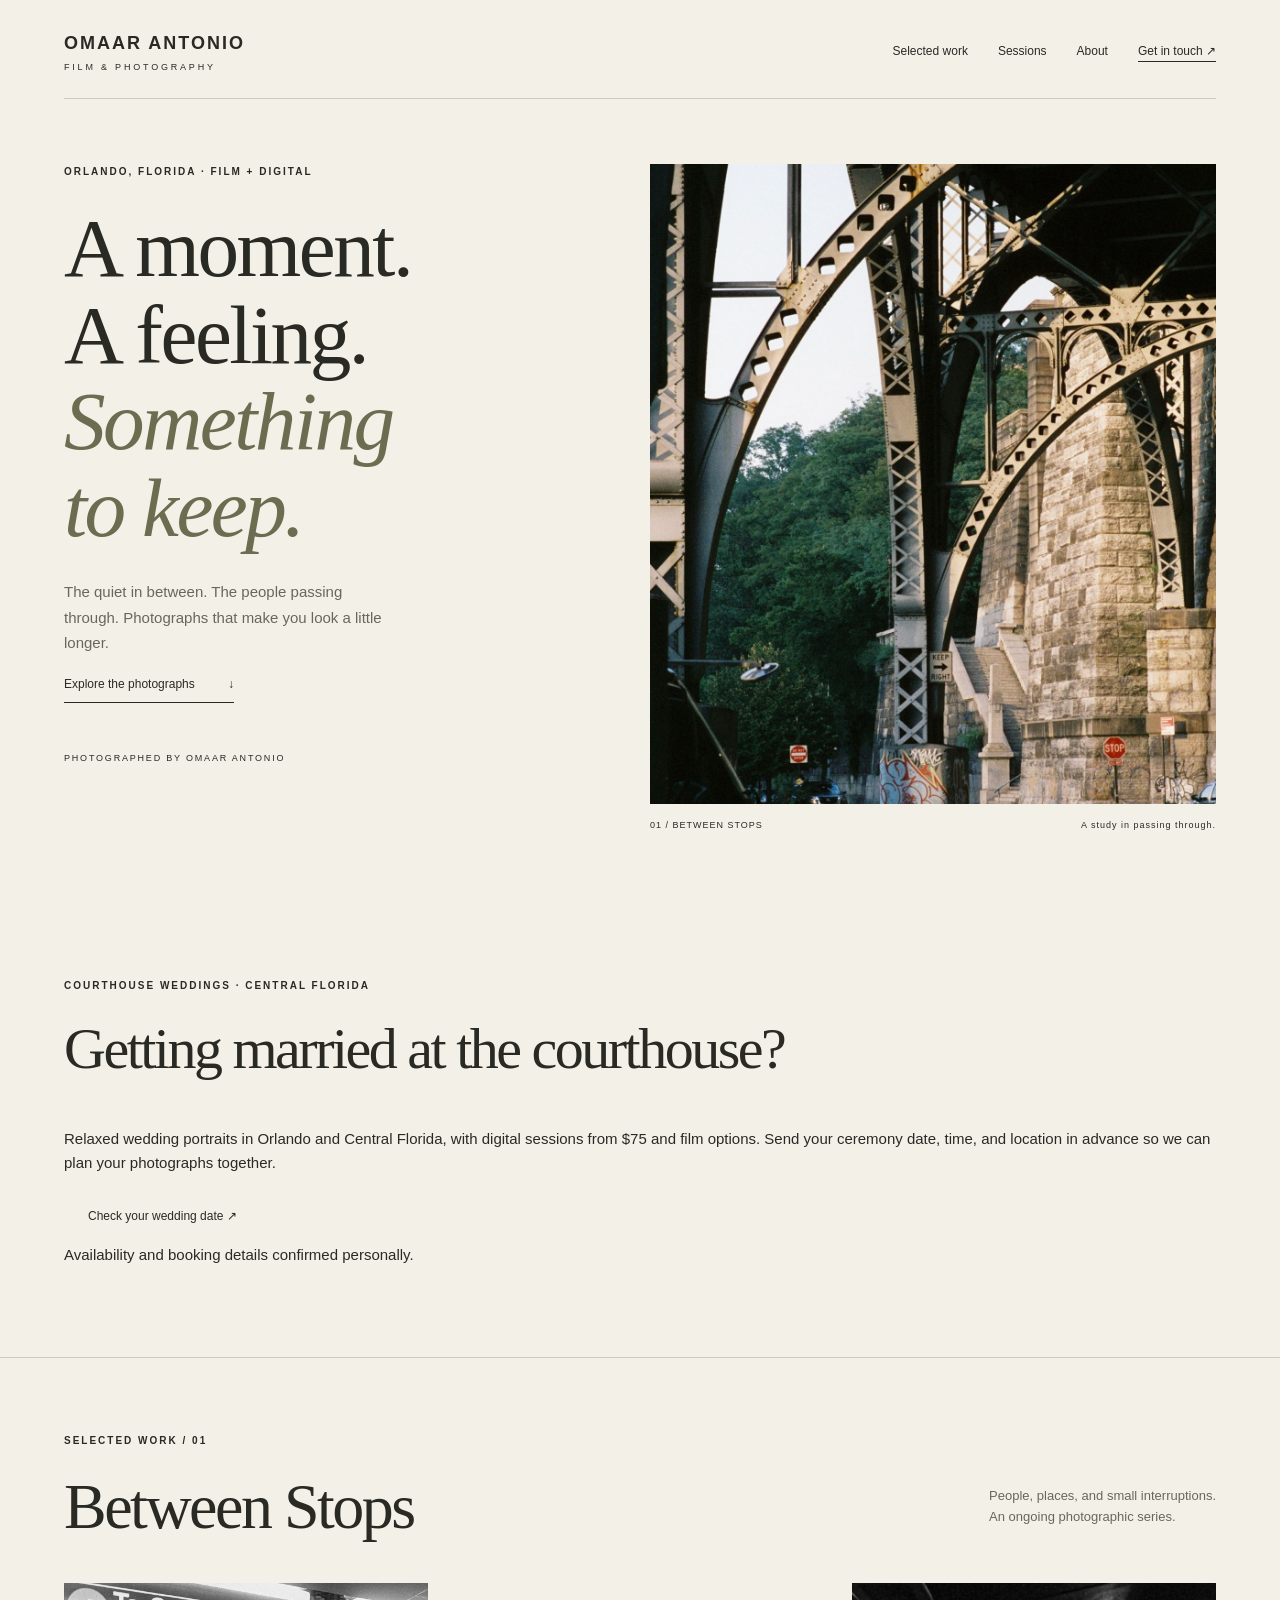
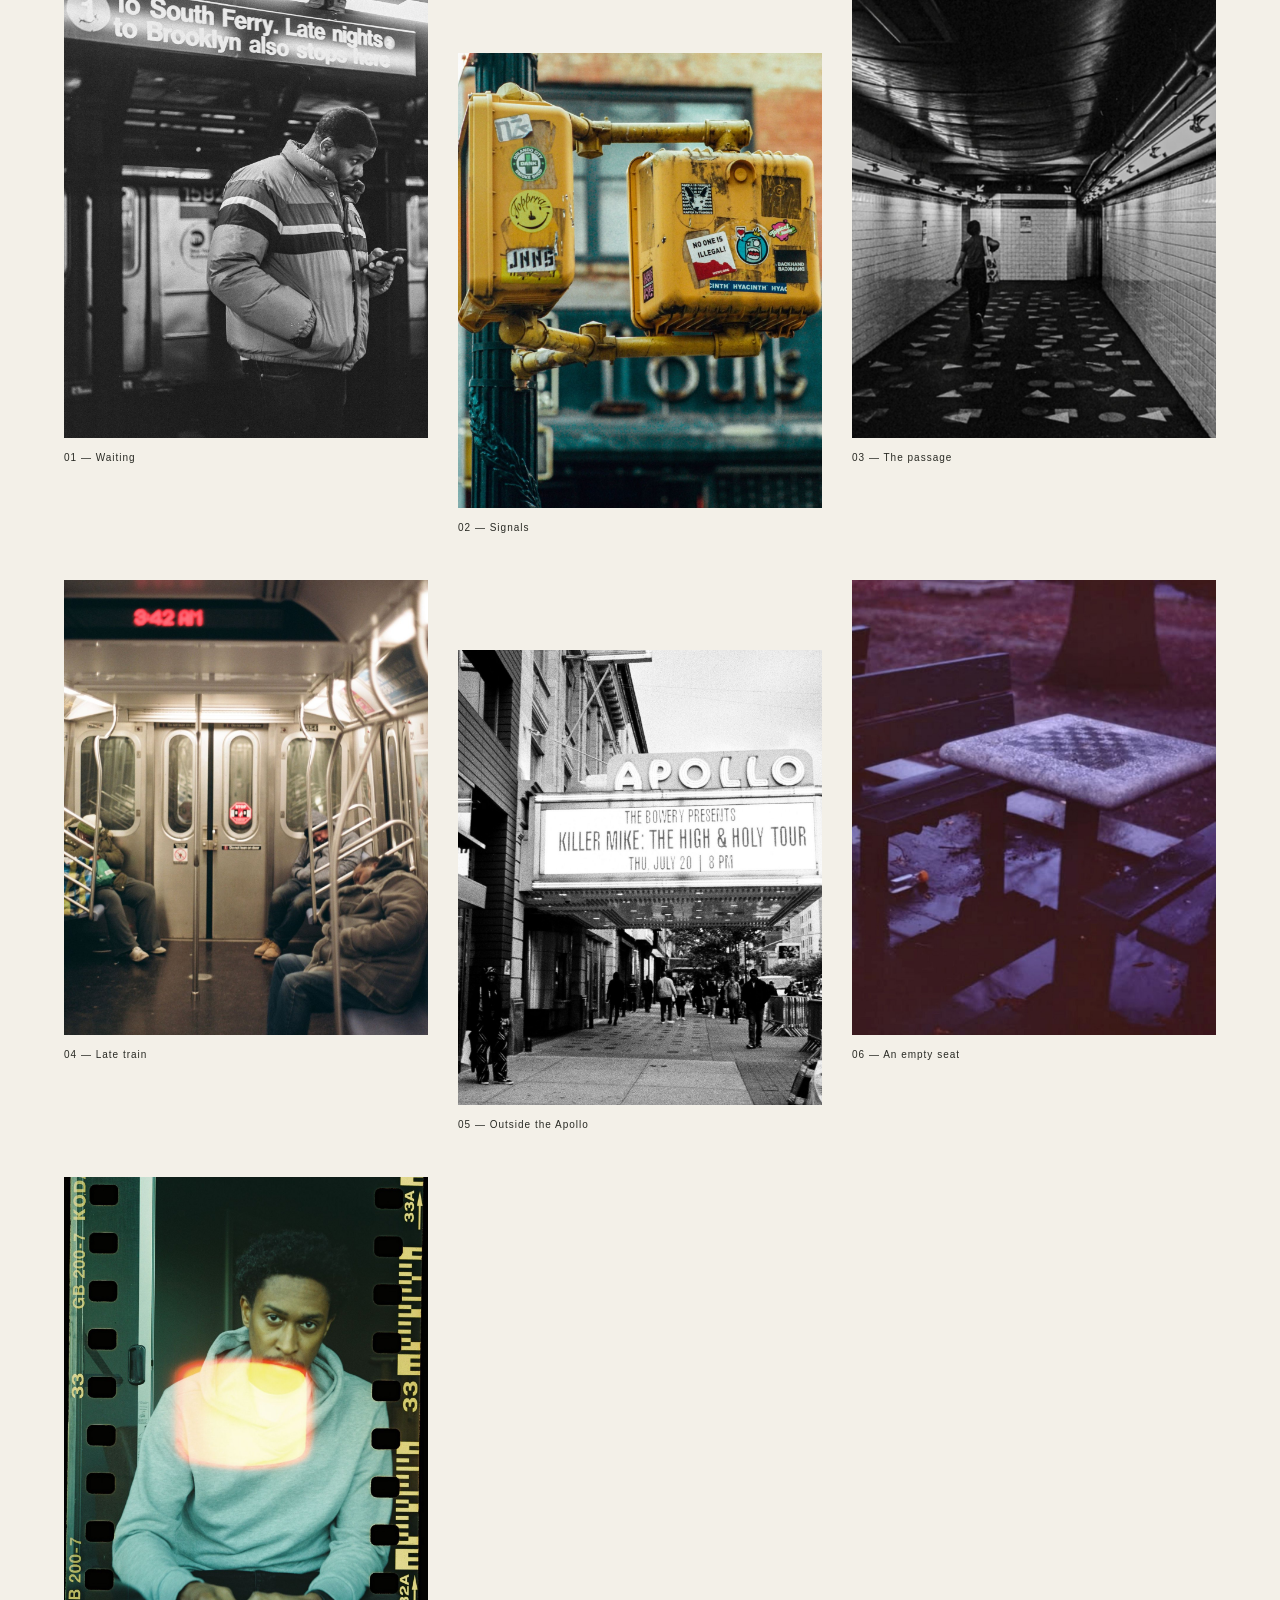
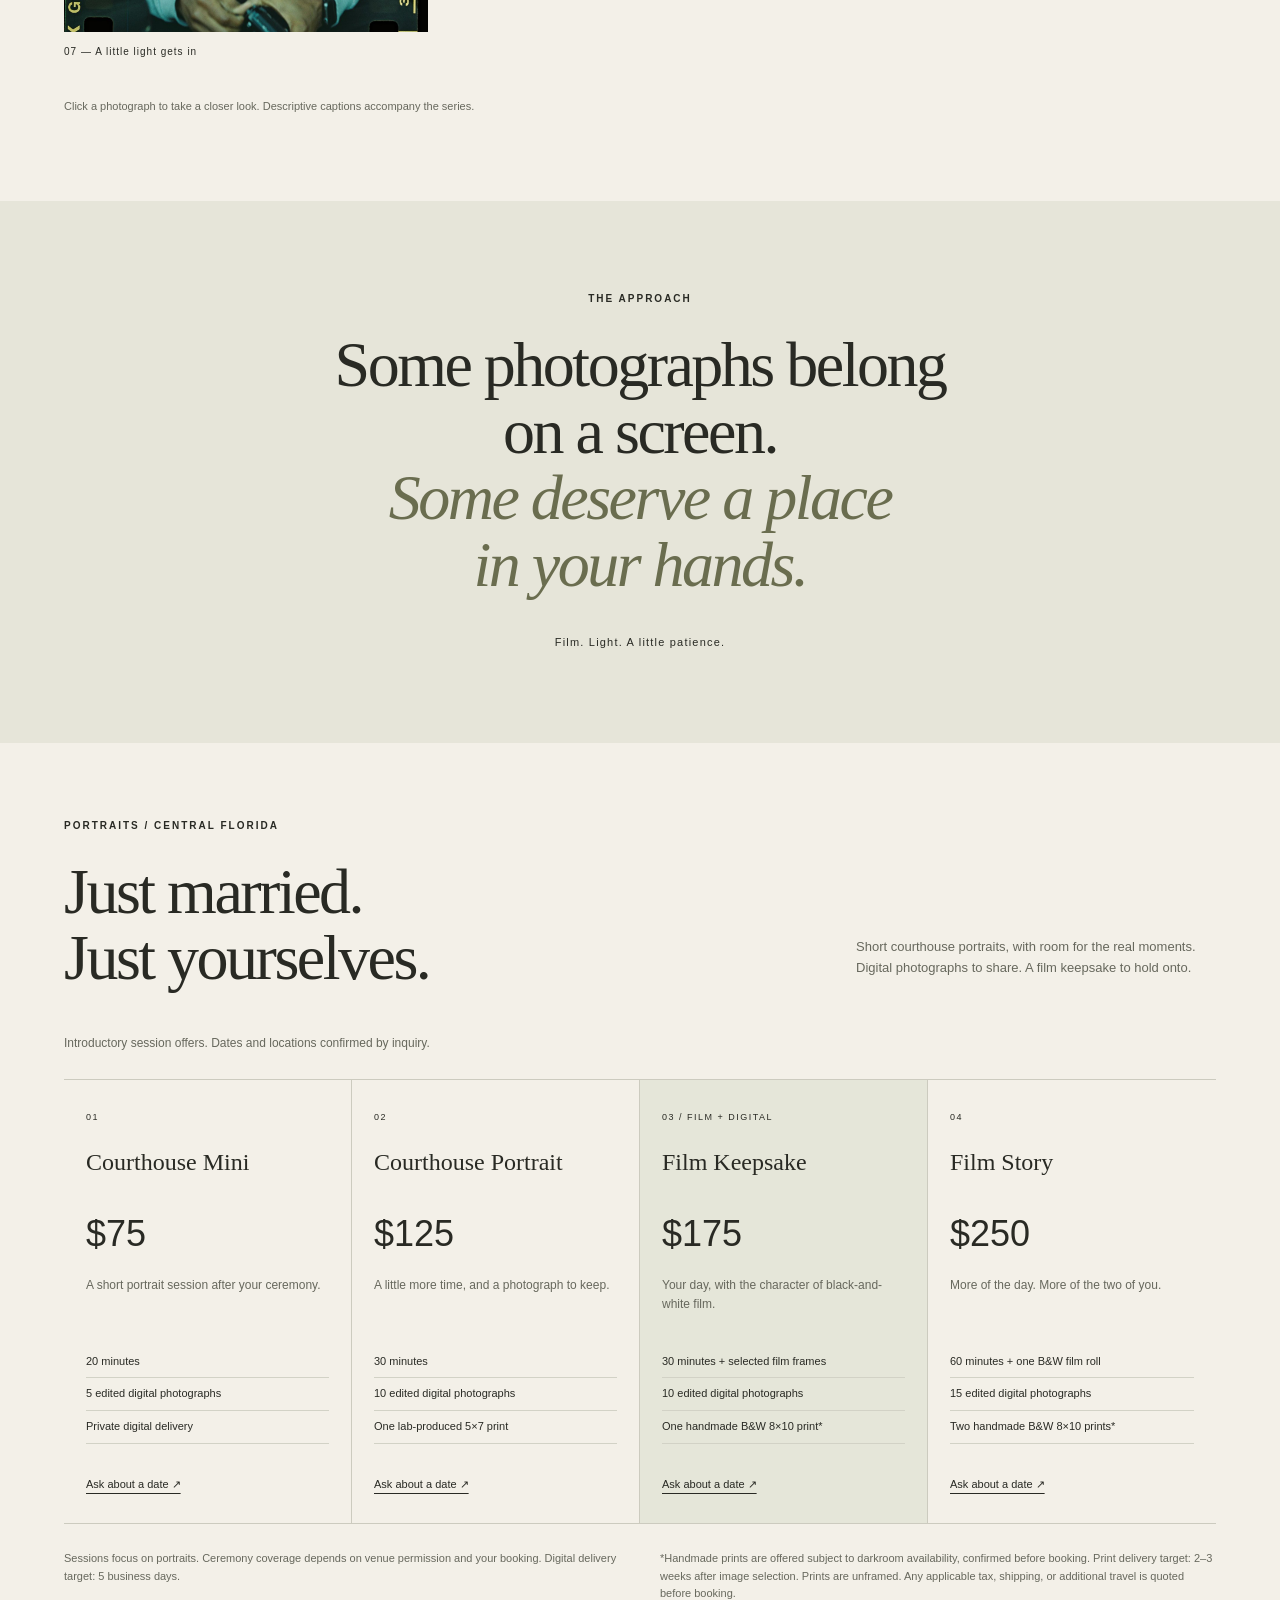
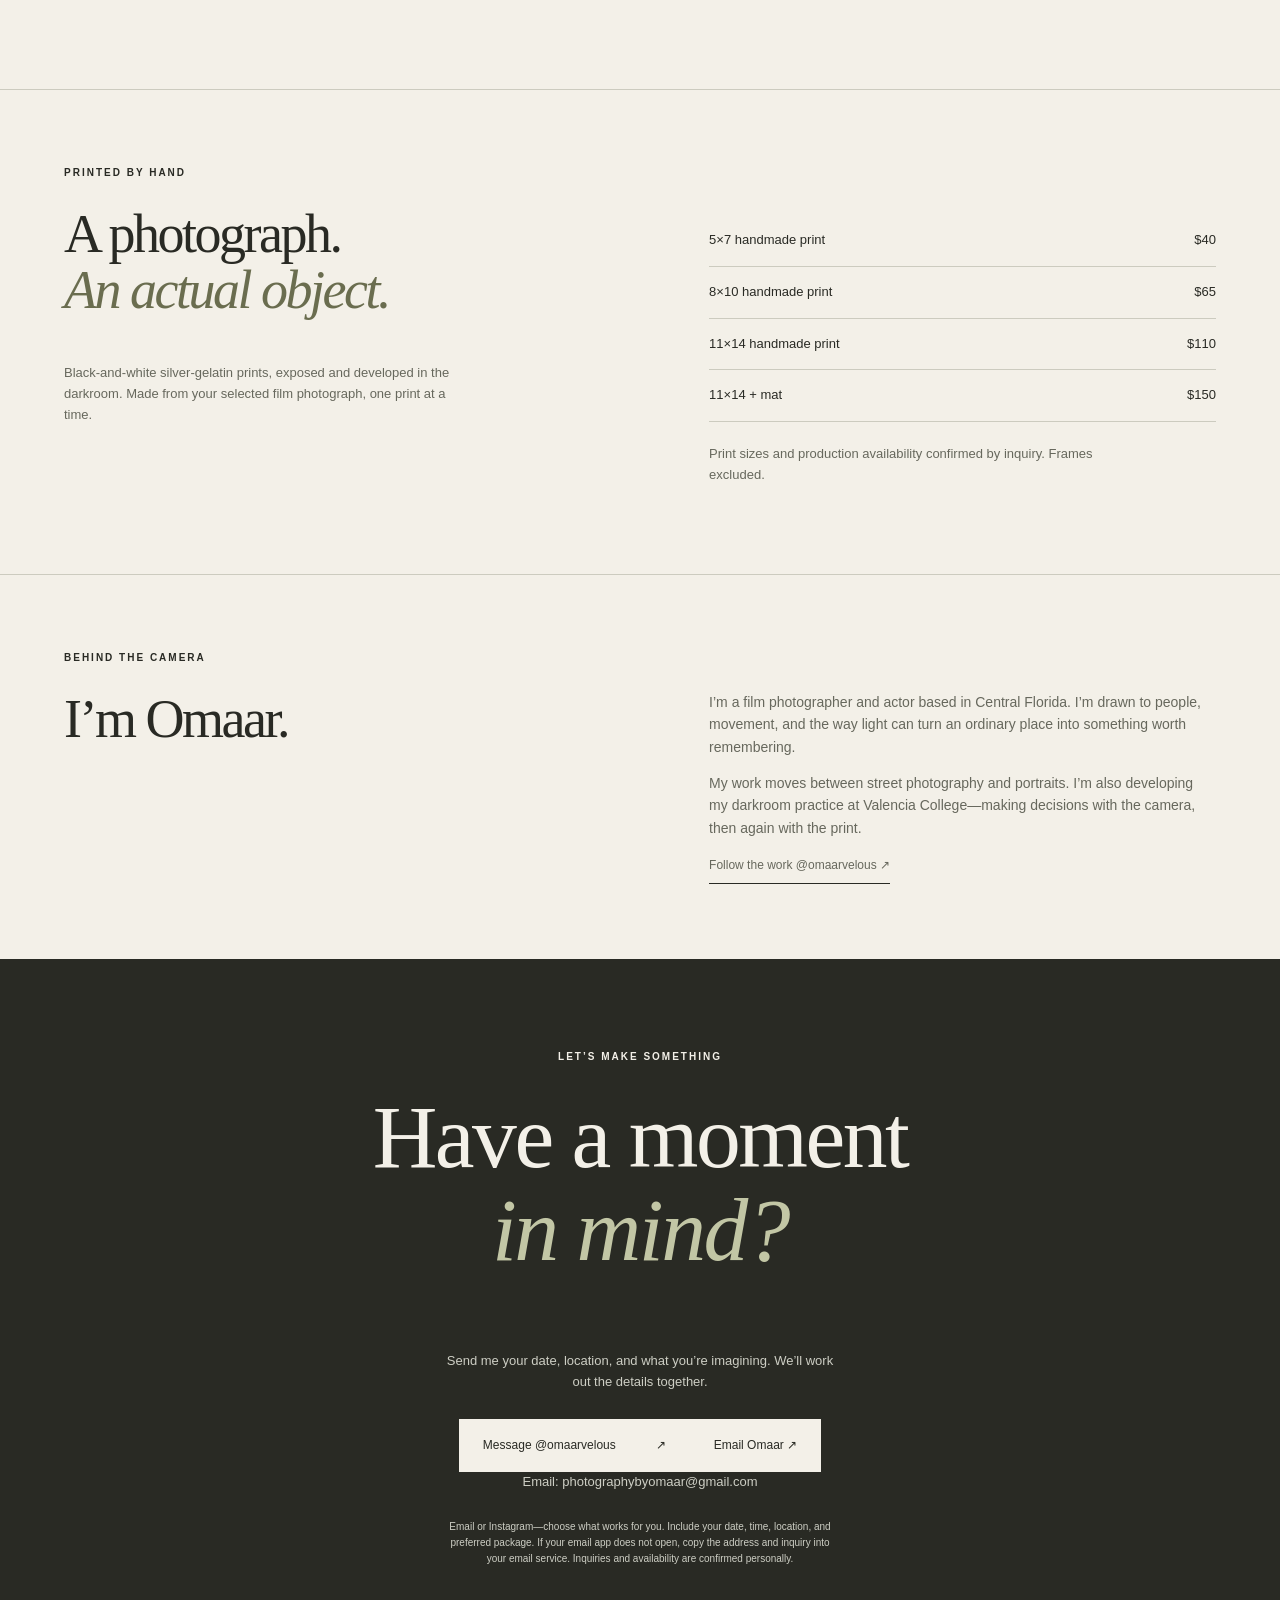
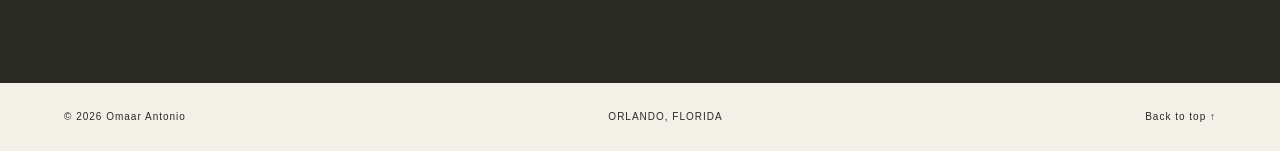
<file: index.html>
<!doctype html>
<html lang="en">
<head>
  <meta charset="utf-8"><meta name="viewport" content="width=device-width, initial-scale=1">
  <title>Orlando Film & Portrait Photographer | Omaar Antonio</title>
<meta name="description" content="Film and digital portrait photography by Omaar Antonio in Orlando and Central Florida. Explore original photographs and inquire about a portrait session.">
<link rel="canonical" href="https://ellimest.github.io/omaar-photography/">
<meta property="og:type" content="website">
<meta property="og:title" content="Photography by Omaar | Orlando Film & Portrait Photographer">
<meta property="og:description" content="Film, digital portraits, and everyday stories. Photography by Omaar Antonio in Central Florida.">
<meta property="og:url" content="https://ellimest.github.io/omaar-photography/">
<meta property="og:image" content="https://ellimest.github.io/omaar-photography/assets/betweenstops_05.jpg">
<meta property="og:image:alt" content="Sunlight on the steel framework and stone supports of an elevated railway.">
<meta name="twitter:card" content="summary_large_image">
  <meta name="theme-color" content="#f3f0e8">
  <link rel="stylesheet" href="styles.css"><script src="site.js" defer></script>
</head>
<body>
  <a class="skip" href="#main">Skip to content</a>
  <header class="header"><a class="wordmark" href="#">OMAAR ANTONIO<span>FILM & PHOTOGRAPHY</span></a><nav aria-label="Main navigation"><a href="#work">Selected work</a><a class="commercial" href="#sessions">Sessions</a><a href="#about">About</a><a class="nav-contact" href="#contact">Get in touch <span aria-hidden="true">↗</span></a></nav></header>
  <main id="main">
    <section class="hero" aria-labelledby="hero-title">
      <div class="hero-copy"><p class="eyebrow">ORLANDO, FLORIDA · FILM + DIGITAL</p><h1 id="hero-title">A moment.<br>A feeling.<br><em>Something<br>to keep.</em></h1><p class="intro">The quiet in between. The people passing through. Photographs that make you look a little longer.</p><a class="text-link" href="#work">Explore the photographs <span aria-hidden="true">↓</span></a><p class="hero-foot">PHOTOGRAPHED BY OMAAR ANTONIO</p></div>
      <figure class="hero-image"><img src="assets/betweenstops_05.jpg" alt="Sunlight catches the steel framework and stone supports of an elevated railway." fetchpriority="high"><figcaption><span>01 / BETWEEN STOPS</span><span>A study in passing through.</span></figcaption></figure>
    </section>
    <section class="section" aria-labelledby="courthouse-heading">
  <p class="eyebrow">COURTHOUSE WEDDINGS · CENTRAL FLORIDA</p>
  <h2 id="courthouse-heading" style="font-size:clamp(36px,5vw,58px)">
    Getting married at the courthouse?
  </h2>
  <p>
    Relaxed wedding portraits in Orlando and Central Florida,
    with digital sessions from $75 and film options.
    Send your ceremony date, time, and location in advance
    so we can plan your photographs together.
  </p>
  <a class="button" href="courthouse-weddings.html">
    Check your wedding date ↗
  </a>
  <p>Availability and booking details confirmed personally.</p>
</section>
    <section id="work" class="work section"><div class="section-heading"><div><p class="eyebrow">SELECTED WORK / 01</p><h2>Between Stops</h2></div><p>People, places, and small interruptions.<br>An ongoing photographic series.</p></div>
      <div class="gallery">
        <button class="photo tall" data-image="assets/betweenstops_07.jpg" data-caption="Between Stops — waiting at the station"><img src="assets/betweenstops_07.jpg" alt="Black-and-white portrait of a man looking down beneath a subway destination sign." loading="lazy"><span>01 — Waiting</span></button>
        <button class="photo offset" data-image="assets/betweenstops_04.jpg" data-caption="Between Stops — signals and surfaces"><img src="assets/betweenstops_04.jpg" alt="Weathered yellow pedestrian crossing signals covered with stickers." loading="lazy"><span>02 — Signals</span></button>
        <button class="photo tall" data-image="assets/betweenstops_06.jpg" data-caption="Between Stops — the passage"><img src="assets/betweenstops_06.jpg" alt="A lone figure stands in a tiled underground passage in black and white." loading="lazy"><span>03 — The passage</span></button>
        <button class="photo" data-image="assets/betweenstops_03.jpg" data-caption="Between Stops — late train"><img src="assets/betweenstops_03.jpg" alt="Passengers sit on opposite sides of a subway carriage beneath a red digital clock." loading="lazy"><span>04 — Late train</span></button>
        <button class="photo tall offset" data-image="assets/betweenstops_08.jpg" data-caption="Between Stops — outside the Apollo"><img src="assets/betweenstops_08.jpg" alt="Pedestrians pass beneath the Apollo Theater marquee in black and white." loading="lazy"><span>05 — Outside the Apollo</span></button>
        <button class="photo" data-image="assets/betweenstops_02.jpg" data-caption="Between Stops — an empty seat"><img src="assets/betweenstops_02.jpg" alt="A picnic table and tree photographed in purple-toned light." loading="lazy"><span>06 — An empty seat</span></button>
        <button class="photo" data-image="assets/betweenstops_01.jpg" data-caption="Between Stops — portrait with light leak"><img src="assets/betweenstops_01.jpg" alt="A seated man looks toward the camera, with a warm light leak across the film frame." loading="lazy"><span>07 — A little light gets in</span></button>
      </div><p class="gallery-note">Click a photograph to take a closer look. Descriptive captions accompany the series.</p>
    </section>
    <section class="statement"><p class="eyebrow">THE APPROACH</p><p>Some photographs belong<br>on a screen.<br><em>Some deserve a place<br>in your hands.</em></p><span>Film. Light. A little patience.</span></section>
    <section id="sessions" class="section sessions commercial"><div class="section-heading"><div><p class="eyebrow">PORTRAITS / CENTRAL FLORIDA</p><h2>Just married.<br>Just yourselves.</h2></div><p>Short courthouse portraits, with room for the real moments. Digital photographs to share. A film keepsake to hold onto.</p></div>
      <p class="availability">Introductory session offers. Dates and locations confirmed by inquiry.</p>
      <div class="tiers">
        <article><span class="tier-num">01</span><h3>Courthouse Mini</h3><p class="price">$75</p><p>A short portrait session after your ceremony.</p><ul><li>20 minutes</li><li>5 edited digital photographs</li><li>Private digital delivery</li></ul><a class="inquiry" data-package="Courthouse Mini — $75" href="#contact">Ask about a date ↗</a></article>
        <article><span class="tier-num">02</span><h3>Courthouse Portrait</h3><p class="price">$125</p><p>A little more time, and a photograph to keep.</p><ul><li>30 minutes</li><li>10 edited digital photographs</li><li>One lab-produced 5×7 print</li></ul><a class="inquiry" data-package="Courthouse Portrait — $125" href="#contact">Ask about a date ↗</a></article>
        <article class="featured"><span class="tier-num">03 / FILM + DIGITAL</span><h3>Film Keepsake</h3><p class="price">$175</p><p>Your day, with the character of black-and-white film.</p><ul><li>30 minutes + selected film frames</li><li>10 edited digital photographs</li><li>One handmade B&W 8×10 print*</li></ul><a class="inquiry" data-package="Film Keepsake — $175" href="#contact">Ask about a date ↗</a></article>
        <article><span class="tier-num">04</span><h3>Film Story</h3><p class="price">$250</p><p>More of the day. More of the two of you.</p><ul><li>60 minutes + one B&W film roll</li><li>15 edited digital photographs</li><li>Two handmade B&W 8×10 prints*</li></ul><a class="inquiry" data-package="Film Story — $250" href="#contact">Ask about a date ↗</a></article>
      </div>
      <div class="session-notes"><p>Sessions focus on portraits. Ceremony coverage depends on venue permission and your booking. Digital delivery target: 5 business days.</p><p>*Handmade prints are offered subject to darkroom availability, confirmed before booking. Print delivery target: 2–3 weeks after image selection. Prints are unframed. Any applicable tax, shipping, or additional travel is quoted before booking.</p></div>
    </section>
    <section class="prints commercial section"><div><p class="eyebrow">PRINTED BY HAND</p><h2>A photograph.<br><em>An actual object.</em></h2><p>Black-and-white silver-gelatin prints, exposed and developed in the darkroom. Made from your selected film photograph, one print at a time.</p></div><div class="print-list"><div><span>5×7 handmade print</span><strong>$40</strong></div><div><span>8×10 handmade print</span><strong>$65</strong></div><div><span>11×14 handmade print</span><strong>$110</strong></div><div><span>11×14 + mat</span><strong>$150</strong></div><p>Print sizes and production availability confirmed by inquiry. Frames excluded.</p></div></section>
    <section id="about" class="about section"><p class="eyebrow">BEHIND THE CAMERA</p><h2>I’m Omaar.</h2><div><p>I’m a film photographer and actor based in Central Florida. I’m drawn to people, movement, and the way light can turn an ordinary place into something worth remembering.</p><p>My work moves between street photography and portraits. I’m also developing my darkroom practice at Valencia College—making decisions with the camera, then again with the print.</p><a class="text-link" href="https://www.instagram.com/omaarvelous/" target="_blank" rel="noopener noreferrer">Follow the work @omaarvelous ↗</a></div></section>
    <section id="contact" class="contact section"><p class="eyebrow">LET’S MAKE SOMETHING</p><h2>Have a moment<br><em>in mind?</em></h2><p>Send me your date, location, and what you’re imagining. We’ll work out the details together.</p><div id="inquiry-summary" class="inquiry-summary" hidden><p id="inquiry-text"></p><button id="copy-inquiry" type="button">Copy inquiry</button><span id="copy-status" role="status"></span></div><a class="button" href="https://www.instagram.com/omaarvelous/" target="_blank" rel="noopener noreferrer">Message @omaarvelous <span aria-hidden="true">↗</span></a><a class="button" href="mailto:photographybyomaar@gmail.com?subject=Photography%20inquiry">Email Omaar ↗</a><p>Email: <a href="mailto:photographybyomaar@gmail.com">photographybyomaar@gmail.com</a></p><p class="contact-note">Email or Instagram—choose what works for you. Include your date, time, location, and preferred package. If your email app does not open, copy the address and inquiry into your email service. Inquiries and availability are confirmed personally.</p></section>
  </main>
  <footer><span>© <span id="year">2026</span> Omaar Antonio</span><span>ORLANDO, FLORIDA</span><a href="#">Back to top ↑</a></footer>
  <dialog id="lightbox" aria-labelledby="lightbox-caption"><button id="close-lightbox" aria-label="Close photograph">Close ×</button><img id="lightbox-image" alt=""><p id="lightbox-caption"></p></dialog>
</body></html>
</file>
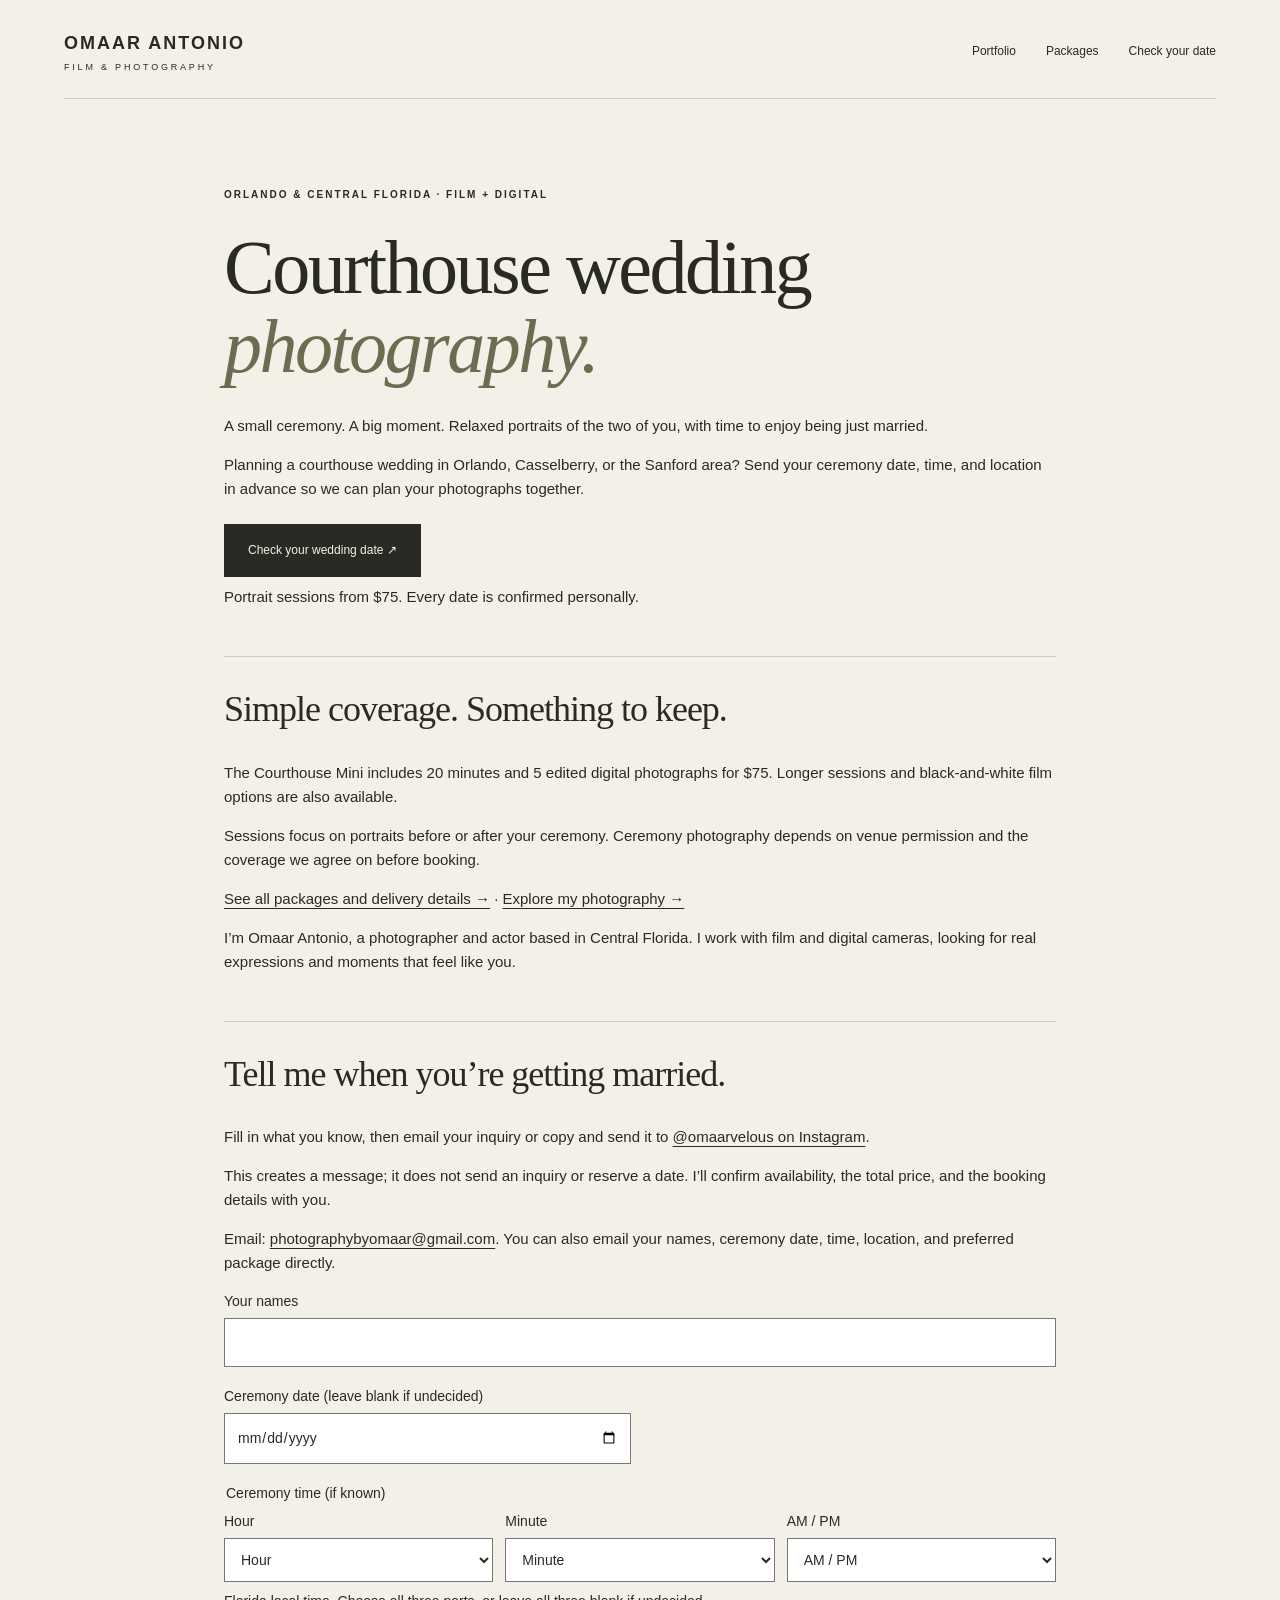
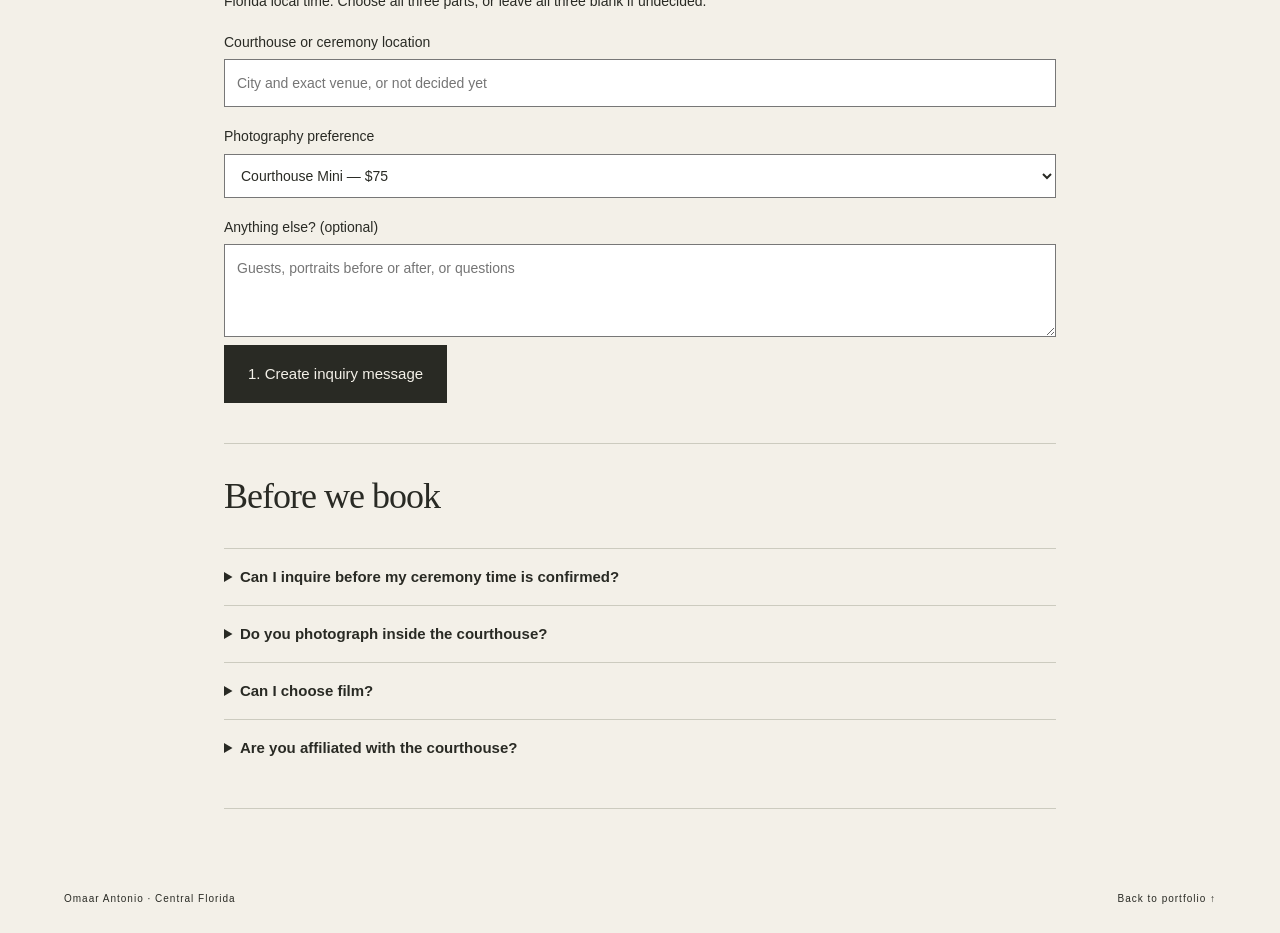
<file: courthouse-weddings.html>
<!doctype html>
<html lang="en">
<head>
  <meta charset="utf-8">
  <meta name="viewport" content="width=device-width, initial-scale=1">
  <title>Orlando Courthouse Wedding Photographer | Omaar Antonio</title>
  <meta name="description" content="Courthouse wedding portraits in Orlando and Central Florida by Omaar Antonio. Digital sessions from $75, with film options. Send your ceremony date to check availability.">
  <link rel="canonical" href="https://ellimest.github.io/omaar-photography/courthouse-weddings.html">
  <meta property="og:type" content="website">
  <meta property="og:title" content="Courthouse Wedding Photography | Omaar Antonio">
  <meta property="og:description" content="Getting married in Central Florida? Send your ceremony date and location to check photography availability.">
  <meta property="og:url" content="https://ellimest.github.io/omaar-photography/courthouse-weddings.html">
  <meta name="twitter:card" content="summary">
  <meta name="theme-color" content="#f3f0e8">
  <link rel="stylesheet" href="styles.css">
  <style>
    .wedding-page{max-width:960px;margin:auto;padding:56px 5%}
    .wedding-page h1{font-size:clamp(42px,7vw,76px)}
    .wedding-page h2{font-size:36px;letter-spacing:-1px;line-height:1.15}
    .wedding-page section{padding:32px 0;border-bottom:1px solid var(--line)}
    .wedding-page .button{background:var(--ink);color:var(--paper);margin:8px 0}
    .date-grid{display:grid;grid-template-columns:1fr 1fr;gap:18px}
    .date-grid label{display:block;font-size:14px}
    .date-grid input,.date-grid select,.date-grid textarea,#message{display:block;width:100%;margin-top:6px;padding:12px;border:1px solid #777;background:#fff;color:#292a24;font:inherit;box-sizing:border-box}
    .full{grid-column:1/-1}
    .ceremony-time{border:0;padding:0;margin:0;min-width:0}
    .ceremony-time legend{font-size:14px;margin-bottom:6px}
    .time-grid{display:grid;grid-template-columns:repeat(3,minmax(0,1fr));gap:12px}
    .time-help{font-size:14px;margin:8px 0 0}
    #date-form button{border:0;cursor:pointer;font:inherit}
    #message{min-height:240px}
    .wedding-page a:not(.button){text-decoration:underline;text-underline-offset:4px}
    input:focus-visible,select:focus-visible,textarea:focus-visible,button:focus-visible,a:focus-visible{outline:3px solid var(--accent);outline-offset:3px}
    details{padding:16px 0;border-top:1px solid var(--line)}
    summary{cursor:pointer;font-weight:600}
    details p{margin:12px 0 0}
    @media(max-width:600px){.date-grid{grid-template-columns:1fr}.header{flex-wrap:wrap}}
  </style>
</head>
<body>
  <a class="skip" href="#main">Skip to content</a>
  <header class="header">
    <a class="wordmark" href="./">OMAAR ANTONIO<span>FILM &amp; PHOTOGRAPHY</span></a>
    <nav aria-label="Main navigation"><a href="./#work">Portfolio</a><a href="./#sessions">Packages</a><a href="#inquire">Check your date</a></nav>
  </header>
  <main id="main" class="wedding-page">
    <section>
      <p class="eyebrow">ORLANDO &amp; CENTRAL FLORIDA · FILM + DIGITAL</p>
      <h1>Courthouse wedding<br><em>photography.</em></h1>
      <p>A small ceremony. A big moment. Relaxed portraits of the two of you, with time to enjoy being just married.</p>
      <p>Planning a courthouse wedding in Orlando, Casselberry, or the Sanford area? Send your ceremony date, time, and location in advance so we can plan your photographs together.</p>
      <a class="button" href="#inquire">Check your wedding date ↗</a>
      <p>Portrait sessions from $75. Every date is confirmed personally.</p>
    </section>
    <section>
      <h2>Simple coverage. Something to keep.</h2>
      <p>The Courthouse Mini includes 20 minutes and 5 edited digital photographs for $75. Longer sessions and black-and-white film options are also available.</p>
      <p>Sessions focus on portraits before or after your ceremony. Ceremony photography depends on venue permission and the coverage we agree on before booking.</p>
      <p><a href="./#sessions">See all packages and delivery details →</a> · <a href="./#work">Explore my photography →</a></p>
      <p>I’m Omaar Antonio, a photographer and actor based in Central Florida. I work with film and digital cameras, looking for real expressions and moments that feel like you.</p>
    </section>
    <section id="inquire">
      <h2>Tell me when you’re getting married.</h2>
      <p>Fill in what you know, then email your inquiry or copy and send it to <a href="https://www.instagram.com/omaarvelous/" target="_blank" rel="noopener noreferrer">@omaarvelous on Instagram</a>.</p>
      <p>This creates a message; it does not send an inquiry or reserve a date. I’ll confirm availability, the total price, and the booking details with you.</p>
      <p>Email: <a href="mailto:photographybyomaar@gmail.com">photographybyomaar@gmail.com</a>. You can also email your names, ceremony date, time, location, and preferred package directly.</p>
      <form id="date-form">
        <div class="date-grid">
          <label class="full">Your names<input name="names" autocomplete="name" maxlength="120" required></label>
          <label>Ceremony date (leave blank if undecided)<input name="date" type="date"></label>
          <fieldset class="ceremony-time full" aria-describedby="time-help">
            <legend>Ceremony time (if known)</legend>
            <div class="time-grid">
              <label>Hour<select name="hour" id="ceremony-hour">
                <option value="">Hour</option>
                <option value="1">01</option>
                <option value="2">02</option>
                <option value="3">03</option>
                <option value="4">04</option>
                <option value="5">05</option>
                <option value="6">06</option>
                <option value="7">07</option>
                <option value="8">08</option>
                <option value="9">09</option>
                <option value="10">10</option>
                <option value="11">11</option>
                <option value="12">12</option>
              </select></label>
              <label>Minute<select name="minute" id="ceremony-minute">
                <option value="">Minute</option>
                <option value="00">00</option>
                <option value="01">01</option>
                <option value="02">02</option>
                <option value="03">03</option>
                <option value="04">04</option>
                <option value="05">05</option>
                <option value="06">06</option>
                <option value="07">07</option>
                <option value="08">08</option>
                <option value="09">09</option>
                <option value="10">10</option>
                <option value="11">11</option>
                <option value="12">12</option>
                <option value="13">13</option>
                <option value="14">14</option>
                <option value="15">15</option>
                <option value="16">16</option>
                <option value="17">17</option>
                <option value="18">18</option>
                <option value="19">19</option>
                <option value="20">20</option>
                <option value="21">21</option>
                <option value="22">22</option>
                <option value="23">23</option>
                <option value="24">24</option>
                <option value="25">25</option>
                <option value="26">26</option>
                <option value="27">27</option>
                <option value="28">28</option>
                <option value="29">29</option>
                <option value="30">30</option>
                <option value="31">31</option>
                <option value="32">32</option>
                <option value="33">33</option>
                <option value="34">34</option>
                <option value="35">35</option>
                <option value="36">36</option>
                <option value="37">37</option>
                <option value="38">38</option>
                <option value="39">39</option>
                <option value="40">40</option>
                <option value="41">41</option>
                <option value="42">42</option>
                <option value="43">43</option>
                <option value="44">44</option>
                <option value="45">45</option>
                <option value="46">46</option>
                <option value="47">47</option>
                <option value="48">48</option>
                <option value="49">49</option>
                <option value="50">50</option>
                <option value="51">51</option>
                <option value="52">52</option>
                <option value="53">53</option>
                <option value="54">54</option>
                <option value="55">55</option>
                <option value="56">56</option>
                <option value="57">57</option>
                <option value="58">58</option>
                <option value="59">59</option>
              </select></label>
              <label>AM / PM<select name="period" id="ceremony-period">
                <option value="">AM / PM</option>
                <option value="AM">AM</option>
                <option value="PM">PM</option>
              </select></label>
            </div>
            <p id="time-help" class="time-help">Florida local time. Choose all three parts, or leave all three blank if undecided.</p>
          </fieldset>
          <label class="full">Courthouse or ceremony location<input name="location" placeholder="City and exact venue, or not decided yet" maxlength="200" required></label>
          <label class="full">Photography preference<select name="coverage"><option>Courthouse Mini — $75</option><option>Courthouse Portrait — $125</option><option>Film Keepsake — $175</option><option>Film Story — $250</option><option>Help me choose</option></select></label>
          <label class="full">Anything else? (optional)<textarea name="notes" rows="3" maxlength="1000" placeholder="Guests, portraits before or after, or questions"></textarea></label>
        </div>
        <button class="button" type="submit">1. Create inquiry message</button>
      </form>
      <div id="message-panel" hidden>
        <label for="message">Your message — review before sending</label>
        <textarea id="message" rows="9"></textarea>
        <button class="button" id="copy-message" type="button">2. Copy message</button>
        <a class="button" href="https://www.instagram.com/omaarvelous/" target="_blank" rel="noopener noreferrer">3. Open Instagram profile ↗</a>
        <button class="button" id="email-message" type="button">4. Email your inquiry ↗</button>
        <p>Your email app opens a draft for you to review and send. If it does not open, copy the message and email address into your email service. For Instagram, open the profile, choose Message, then paste and send.</p>
        <p id="message-status" role="status" aria-live="polite"></p>
      </div>
      <noscript><p>Send your names, ceremony date, time, venue, and preferred package directly to <a href="mailto:photographybyomaar@gmail.com">photographybyomaar@gmail.com</a> or @omaarvelous on Instagram.</p></noscript>
    </section>
    <section>
      <h2>Before we book</h2>
      <details><summary>Can I inquire before my ceremony time is confirmed?</summary><p>Yes. Share your intended date and location. We can discuss options, then confirm the schedule before booking.</p></details>
      <details><summary>Do you photograph inside the courthouse?</summary><p>Only when the venue permits it and ceremony coverage is agreed in advance. We can plan portraits outside or at a nearby location.</p></details>
<details>
  <summary>Can I choose film?</summary>
  <p>Yes. Black-and-white film options are available. All handmade darkroom prints are currently black and white on glossy photographic paper. Print production and delivery timing are confirmed before booking.</p>
</details>
<details><summary>Are you affiliated with the courthouse?</summary><p>No. I’m an independent photographer. You arrange your marriage license and ceremony directly with the relevant clerk’s office.</p></details>
    </section>
  </main>
  <footer><span>Omaar Antonio · Central Florida</span><a href="./">Back to portfolio ↑</a></footer>
  <script>
    const form = document.getElementById('date-form');
    const message = document.getElementById('message');
    const messageStatus = document.getElementById('message-status');
    const timeFields = ['ceremony-hour', 'ceremony-minute', 'ceremony-period']
      .map((id) => document.getElementById(id));
    const validateTime = () => {
      const hasTime = timeFields.some((field) => field.value !== '');
      timeFields.forEach((field) => {
        field.setCustomValidity(hasTime && field.value === ''
          ? 'Choose the hour, minute, and AM or PM, or leave all three blank.'
          : '');
      });
    };
    timeFields.forEach((field) => field.addEventListener('change', validateTime));
    form.addEventListener('submit', (event) => {
      event.preventDefault();
      validateTime();
      if (!form.reportValidity()) return;
      const data = new FormData(form);
      const value = (name) => String(data.get(name) || '').trim();
      const ceremonyTime = value('hour')
        ? value('hour') + ':' + value('minute') + ' ' + value('period')
        : 'Not confirmed yet';
      message.value = [
        'Hi Omaar! We would like to check your availability for courthouse wedding photography.',
        'Names: ' + value('names'),
        'Ceremony date: ' + (value('date') || 'Not confirmed yet'),
        'Ceremony time: ' + ceremonyTime + ' (Florida local time)',
        'Location: ' + value('location'),
        'Package: ' + value('coverage'),
        value('notes') ? 'Notes: ' + value('notes') : ''
      ].filter(Boolean).join('\n');
      document.getElementById('message-panel').hidden = false;
      messageStatus.textContent = 'Message created. Review it, then email it or copy and send it on Instagram.';
      message.focus();
    });
    document.getElementById('email-message').addEventListener('click', () => {
      const subject = encodeURIComponent('Courthouse wedding photography inquiry');
      const body = encodeURIComponent(message.value.replace(/\r?\n/g, '\r\n'));
      messageStatus.textContent = 'Opening an email draft. Review and send it in your email app. If no draft opens, copy the message and email photographybyomaar@gmail.com.';
      window.location.href = 'mailto:photographybyomaar@gmail.com?subject=' + subject + '&body=' + body;
    });
    document.getElementById('copy-message').addEventListener('click', async () => {
      try {
        await navigator.clipboard.writeText(message.value);
        messageStatus.textContent = 'Copied. Paste and send this through email or a message to @omaarvelous on Instagram.';
      } catch {
        message.focus();
        message.select();
        messageStatus.textContent = 'Select and copy the message manually, then paste and send it through email or Instagram.';
      }
    });
  </script>
</body>
</html>
</file>
<file: styles.css>
:root{--paper:#f3f0e8;--ink:#292a24;--muted:#67685d;--accent:#6a6d4f;--line:#cccbbf}*{box-sizing:border-box}html{scroll-behavior:smooth;scroll-padding-top:25px}body{margin:0;background:var(--paper);color:var(--ink);font-family:Arial,Helvetica,sans-serif;font-size:15px;line-height:1.6}a{color:inherit;text-decoration:none}button{font:inherit;color:inherit}a:focus-visible,button:focus-visible{outline:3px solid var(--accent);outline-offset:6px}img{display:block;max-width:100%}.header{margin:0 5%;padding:29px 0 24px;border-bottom:1px solid var(--line);display:flex;align-items:center;justify-content:space-between;gap:24px}.wordmark{font-size:18px;letter-spacing:2px;font-weight:700}.wordmark span{display:block;font-size:9px;letter-spacing:2.8px;font-weight:400;margin-top:2px}nav{display:flex;gap:30px;font-size:12px}.nav-contact{border-bottom:1px solid var(--ink)}.hero{display:grid;grid-template-columns:1fr 1.12fr;gap:7%;padding:65px 5% 70px;max-width:1600px;margin:auto}.eyebrow{font-size:10px;letter-spacing:2px;font-weight:600;margin:0 0 25px}h1,h2,h3,p{margin-top:0}h1,h2,.statement>p:not(.eyebrow){font-family:Georgia,'Times New Roman',serif;font-weight:400;letter-spacing:-2.5px;line-height:1.04}h1{font-size:clamp(52px,6.5vw,98px);margin-bottom:28px}em{font-weight:400;color:var(--accent)}.intro{max-width:330px;color:var(--muted);font-size:15px;line-height:1.7}.text-link{font-size:12px;border-bottom:1px solid var(--ink);padding-bottom:8px;display:inline-block}.text-link span{margin-left:30px}.hero-foot{font-size:9px;letter-spacing:1.8px;margin-top:48px}.hero-image{margin:0;align-self:start}.hero-image img{width:100%;height:640px;object-fit:cover}.hero-image figcaption{display:flex;justify-content:space-between;gap:10px;font-size:9px;letter-spacing:1px;margin-top:14px}.section{padding:75px 5%;max-width:1600px;margin:auto}.section-heading{display:flex;justify-content:space-between;align-items:end;gap:35px;margin-bottom:42px}.section-heading h2{font-size:clamp(42px,5vw,68px);margin:0}.section-heading>p{max-width:360px;color:var(--muted);font-size:13px}.work{border-top:1px solid var(--line)}.gallery{display:grid;grid-template-columns:repeat(3,1fr);gap:44px 30px;align-items:start}.photo{background:none;border:0;padding:0;text-align:left;cursor:zoom-in}.photo img{width:100%;aspect-ratio:4/5;object-fit:cover;transition:filter .25s}.photo:hover img{filter:brightness(.9)}.photo span{display:block;margin-top:12px;font-size:10px;letter-spacing:1px}.photo.offset{margin-top:70px}.gallery-note{font-size:11px;color:var(--muted);margin-top:38px}.statement{padding:90px 5%;text-align:center;background:#e6e5d9}.statement>p:not(.eyebrow){font-size:clamp(38px,5vw,70px);margin-bottom:30px}.statement span{font-size:11px;letter-spacing:1.2px}.availability{color:var(--muted);font-size:12px;margin-bottom:26px}.tiers{display:grid;grid-template-columns:repeat(4,1fr);border-top:1px solid var(--line);border-bottom:1px solid var(--line)}.tiers article{padding:30px 22px;border-right:1px solid var(--line);display:flex;flex-direction:column}.tiers article:last-child{border:0}.tiers .featured{background:#e5e6d9}.tier-num{font-size:9px;letter-spacing:1.5px;min-height:25px}h3{font-family:Georgia,serif;font-size:24px;line-height:1.15;font-weight:400;min-height:55px;margin:14px 0 12px}.price{font-size:36px;line-height:1;margin-bottom:24px}.tiers article>p:not(.price){font-size:12px;min-height:58px;color:var(--muted)}ul{list-style:none;padding:0;margin:0 0 32px;font-size:11px}li{padding:7px 0;border-bottom:1px solid #d2d2c6}.inquiry{font-size:11px;margin-top:auto;text-decoration:underline;text-underline-offset:5px}.session-notes{display:grid;grid-template-columns:1fr 1fr;gap:40px;margin-top:26px;color:var(--muted);font-size:11px}.prints{border-top:1px solid var(--line);display:grid;grid-template-columns:1fr 1fr;gap:12%}.prints h2,.about h2{font-size:54px}.prints>div>p:not(.eyebrow){max-width:400px;color:var(--muted);font-size:13px}.print-list{padding-top:50px}.print-list>div{display:flex;justify-content:space-between;gap:20px;border-bottom:1px solid var(--line);padding:15px 0;font-size:13px}.print-list strong{font-weight:400}.print-list p{font-size:11px;margin-top:22px;color:var(--muted)}.about{border-top:1px solid var(--line);display:grid;grid-template-columns:1fr 1fr;gap:0 12%}.about>.eyebrow{grid-column:1/-1}.about>div{max-width:500px;font-size:14px;color:var(--muted)}.contact{background:var(--ink);color:var(--paper);text-align:center;max-width:none;padding:90px 5%}.contact h2{font-size:clamp(50px,7vw,90px)}.contact h2 em{color:#c2c6a5}.contact>p:not(.eyebrow){max-width:390px;margin:0 auto 26px;color:#cdcec4;font-size:13px}.button{background:var(--paper);color:var(--ink);display:inline-flex;gap:40px;padding:17px 24px;font-size:12px}.contact .contact-note{font-size:10px!important;margin-top:18px!important}.inquiry-summary{max-width:500px;margin:25px auto;padding:20px;border:1px solid #6c6c60;font-size:12px;text-align:left}.inquiry-summary button{background:transparent;border:1px solid #cdcec4;padding:7px 14px;color:var(--paper);cursor:pointer}.inquiry-summary span{margin-left:12px}footer{display:flex;justify-content:space-between;gap:20px;padding:26px 5%;font-size:10px;letter-spacing:1px}dialog{border:0;background:#171813;color:var(--paper);max-width:95vw;max-height:95vh;padding:45px 25px 20px}dialog::backdrop{background:#000d}dialog img{max-height:76vh;max-width:82vw;object-fit:contain;margin:auto}dialog p{font-size:12px;margin:14px 0 0}#close-lightbox{position:absolute;right:20px;top:10px;background:none;color:white;border:0;cursor:pointer}.skip{position:absolute;top:-70px;background:var(--ink);color:white;padding:12px;z-index:10}.skip:focus{top:0}
@media(min-width:1450px){.hero-image img{height:770px}}@media(max-width:1000px){.tiers{grid-template-columns:1fr 1fr}.tiers article:nth-child(2){border-right:0}.tiers article:nth-child(-n+2){border-bottom:1px solid var(--line)}.hero-image img{height:550px}.hero{gap:5%}.gallery{gap:30px 20px}nav{gap:18px}.prints h2,.about h2{font-size:44px}}@media(max-width:650px){.header{padding:22px 0;align-items:start}.wordmark{font-size:14px}.wordmark span{font-size:8px;letter-spacing:1.3px}nav{flex-wrap:wrap;justify-content:end;gap:10px 16px;max-width:180px;font-size:10px}.hero{grid-template-columns:1fr;padding-top:38px;gap:25px}h1{font-size:67px;letter-spacing:-2px}.hero-foot{margin-top:26px}.hero-image img{height:auto;max-height:650px;object-fit:contain}.section{padding:50px 5%}.section-heading{display:block}.section-heading>p{margin:22px 0 0}.gallery{grid-template-columns:1fr 1fr;gap:30px 15px}.photo.offset{margin-top:35px}.photo span{font-size:9px}.statement{padding:65px 5%}.statement>p:not(.eyebrow){letter-spacing:-1px}.tiers{grid-template-columns:1fr}.tiers article{border-right:0;border-bottom:1px solid var(--line);padding:25px}.tiers article>p:not(.price),h3{min-height:0}.tiers h3{margin-top:8px}.tiers ul{margin-bottom:22px}.session-notes,.prints,.about{grid-template-columns:1fr;gap:20px}.print-list{padding-top:0}.about h2{margin-bottom:5px}.contact{padding:65px 5%}footer{flex-wrap:wrap}footer>span:nth-child(2){display:none}}@media(prefers-reduced-motion:reduce){html{scroll-behavior:auto}*{transition:none!important}}
</file>
